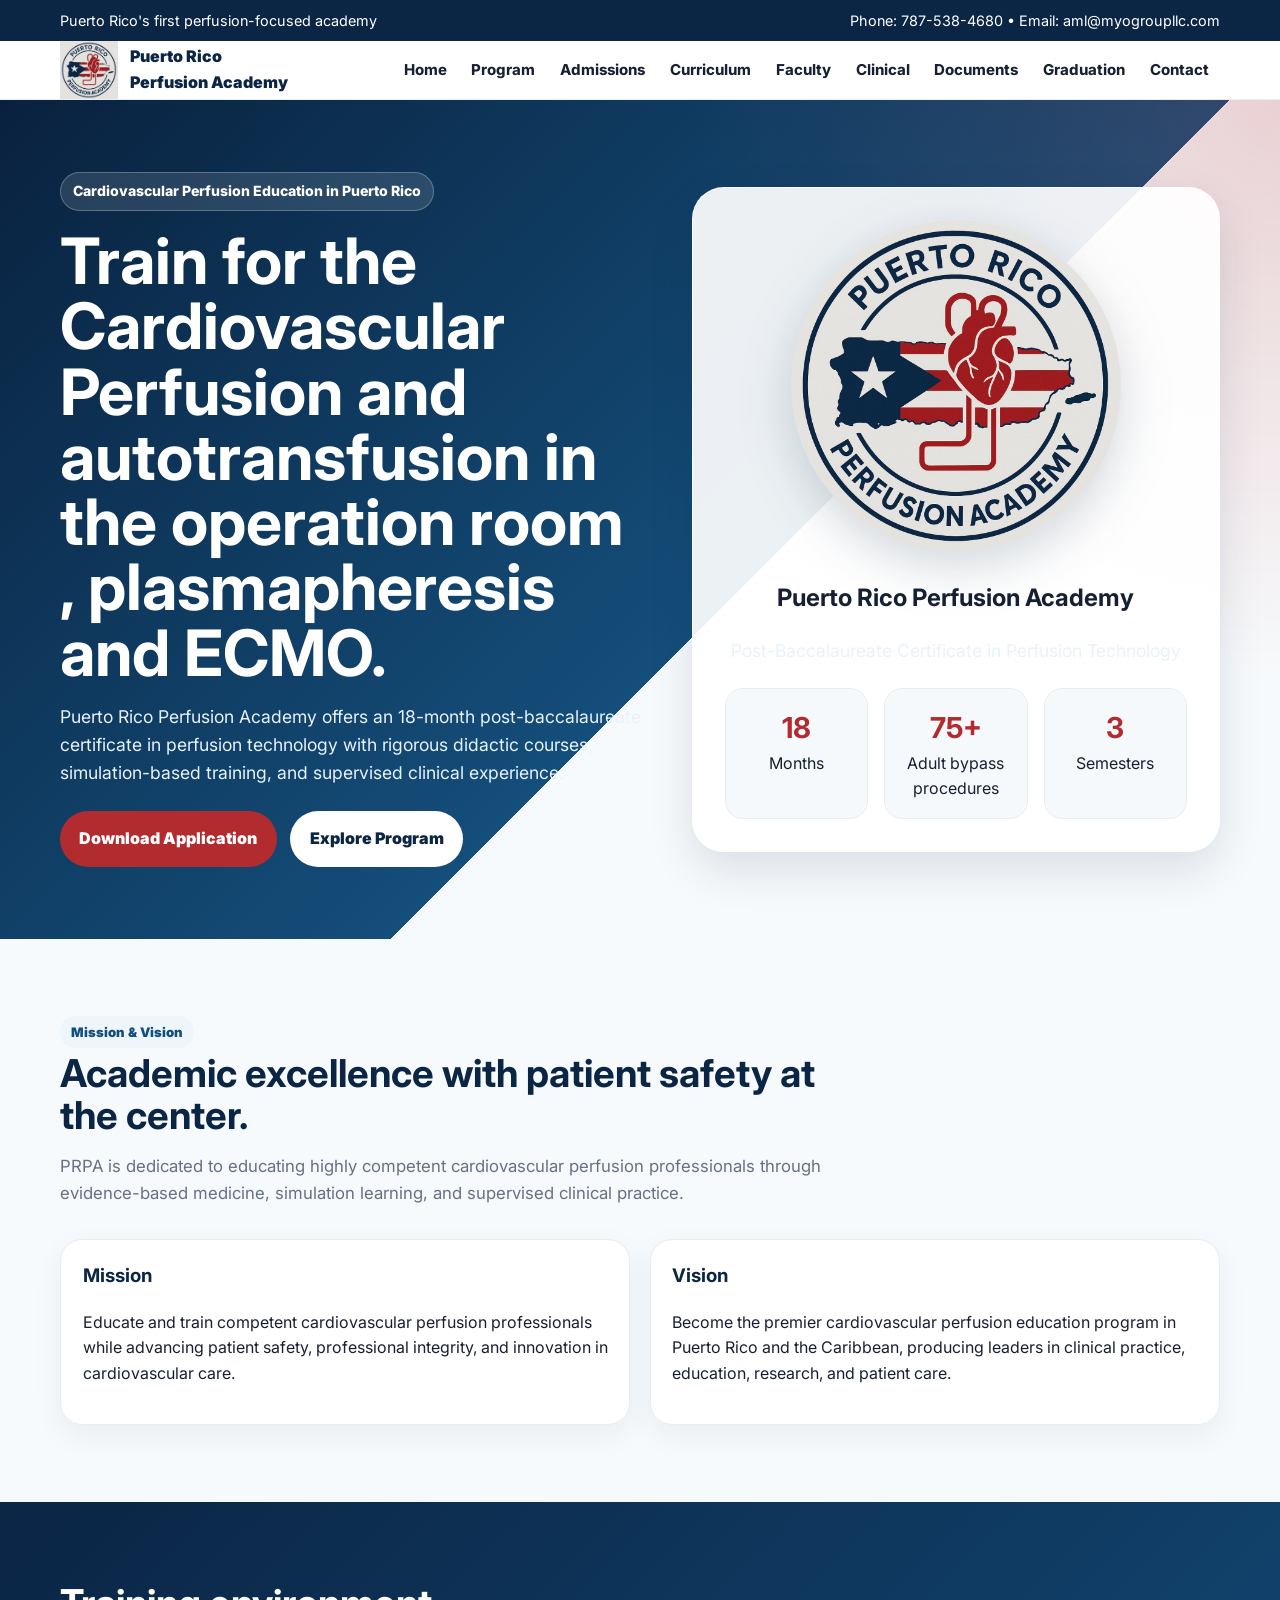
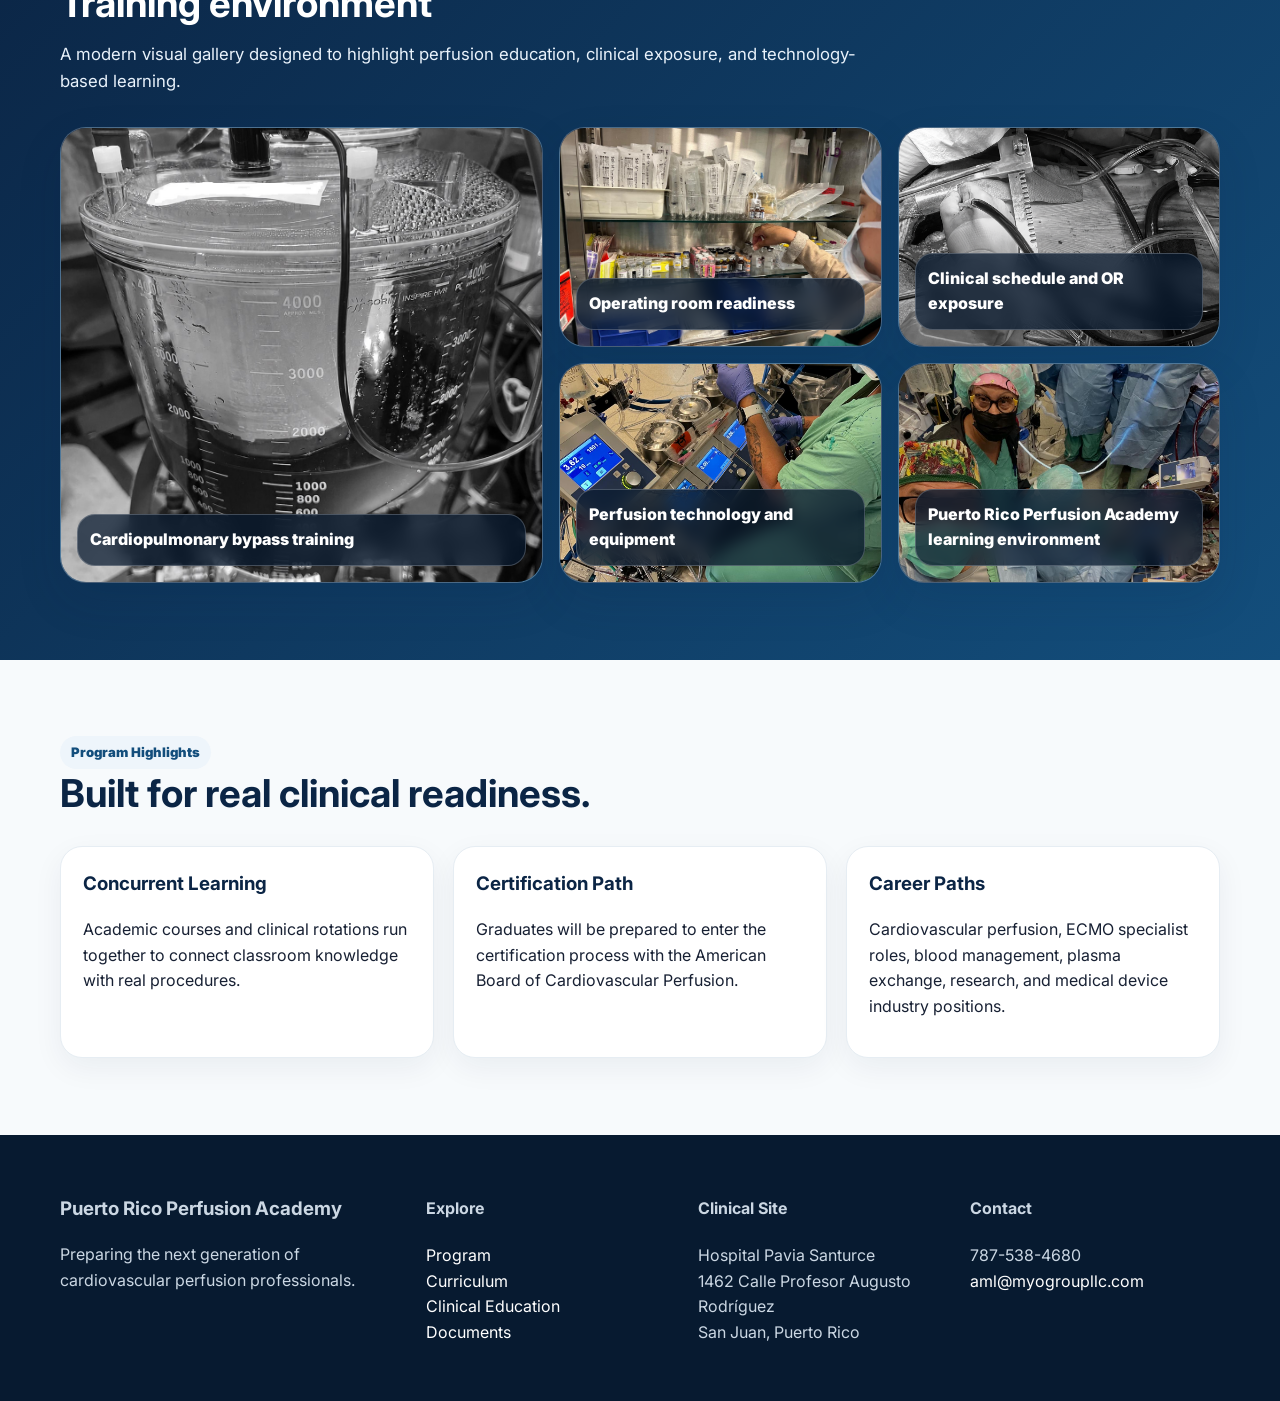
<file: index.html>
<!doctype html><html lang="en"><head><meta charset="utf-8"><meta name="viewport" content="width=device-width, initial-scale=1"><title>Home | Puerto Rico Perfusion Academy</title><meta name="description" content="Puerto Rico Perfusion Academy"><link rel="preconnect" href="https://fonts.googleapis.com"><link rel="preconnect" href="https://fonts.gstatic.com" crossorigin><link href="https://fonts.googleapis.com/css2?family=Inter:wght@400;600;700;800;900&display=swap" rel="stylesheet"><link rel="stylesheet" href="css/style.css"></head><body><div class="topbar"><div class="wrap"><span>Puerto Rico's first perfusion-focused academy</span><span>Phone: 787-538-4680 • Email: aml@myogroupllc.com</span></div></div>
<nav class="nav"><div class="wrap"><a class="brand" href="index.html"><img src="images/logo.jpeg" alt="Puerto Rico Perfusion Academy logo"><span>Puerto Rico<br>Perfusion Academy</span></a><button class="menu" type="button" aria-label="Open navigation menu" aria-expanded="false">☰ Menu</button><div class="navlinks"><a href="index.html">Home</a><a href="program.html">Program</a><a href="admissions.html">Admissions</a><a href="curriculum.html">Curriculum</a><a href="faculty.html">Faculty</a><a href="clinical.html">Clinical</a><a href="documents.html">Documents</a><a href="graduation.html">Graduation</a><a href="contact.html">Contact</a></div></div></nav><header class="hero"><div class="wrap"><div><span class="eyebrow">Cardiovascular Perfusion Education in Puerto Rico</span><h1>Train for the Cardiovascular Perfusion and autotransfusion in the operation room , plasmapheresis and ECMO.</h1><p>Puerto Rico Perfusion Academy offers an 18-month post-baccalaureate certificate in perfusion technology with rigorous didactic courses, simulation-based training, and supervised clinical experience.</p><div class="btns"><a class="btn primary" href="documents.html">Download Application</a><a class="btn secondary" href="program.html">Explore Program</a></div></div><div class="hero-card"><img src="images/logo.jpeg" alt="PRPA logo"><h2>Puerto Rico Perfusion Academy</h2><p class="note">Post-Baccalaureate Certificate in Perfusion Technology</p><div class="metrics"><div class="metric"><strong>18</strong>Months</div><div class="metric"><strong>75+</strong>Adult bypass procedures</div><div class="metric"><strong>3</strong>Semesters</div></div></div></div></header><main><section><div class="wrap"><div class="section-title"><span class="pill">Mission & Vision</span><h2>Academic excellence with patient safety at the center.</h2><p>PRPA is dedicated to educating highly competent cardiovascular perfusion professionals through evidence-based medicine, simulation learning, and supervised clinical practice.</p></div><div class="grid two"><div class="card"><h3>Mission</h3><p>Educate and train competent cardiovascular perfusion professionals while advancing patient safety, professional integrity, and innovation in cardiovascular care.</p></div><div class="card"><h3>Vision</h3><p>Become the premier cardiovascular perfusion education program in Puerto Rico and the Caribbean, producing leaders in clinical practice, education, research, and patient care.</p></div></div></div></section><section class="band"><div class="wrap"><div class="section-title"><h2>Training environment</h2><p>A modern visual gallery designed to highlight perfusion education, clinical exposure, and technology-based learning.</p></div><div class="gallery"><div class="art-tile"><img src="images/BwCan.jpg" onerror="this.style.display='none';this.nextElementSibling.style.display='grid'" alt="PRPA training image"><div class="placeholder" style="display:none">Bypass</div><div class="caption">Cardiopulmonary bypass training</div></div><div class="art-tile"><img src="images/Dis.JPG" onerror="this.style.display='none';this.nextElementSibling.style.display='grid'" alt="PRPA training image"><div class="placeholder" style="display:none">Discipline</div><div class="caption">Operating room readiness</div></div><div class="art-tile"><img src="images/OpDate.png" onerror="this.style.display='none';this.nextElementSibling.style.display='grid'" alt="PRPA training image"><div class="placeholder" style="display:none">Clinical</div><div class="caption">Clinical schedule and OR exposure</div></div><div class="art-tile"><img src="images/Tect01.JPG" onerror="this.style.display='none';this.nextElementSibling.style.display='grid'" alt="PRPA training image"><div class="placeholder" style="display:none">Technology</div><div class="caption">Perfusion technology and equipment</div></div><div class="art-tile"><img src="images/Upview.JPG" onerror="this.style.display='none';this.nextElementSibling.style.display='grid'" alt="PRPA training image"><div class="placeholder" style="display:none">Academy</div><div class="caption">Puerto Rico Perfusion Academy learning environment</div></div></div></div></section><section><div class="wrap"><div class="section-title"><span class="pill">Program Highlights</span><h2>Built for real clinical readiness.</h2></div><div class="grid three"><div class="card"><h3>Concurrent Learning</h3><p>Academic courses and clinical rotations run together to connect classroom knowledge with real procedures.</p></div><div class="card"><h3>Certification Path</h3><p>Graduates will be prepared to enter the certification process with the American Board of Cardiovascular Perfusion.</p></div><div class="card"><h3>Career Paths</h3><p>Cardiovascular perfusion, ECMO specialist roles, blood management, plasma exchange, research, and medical device industry positions.</p></div></div></div></section></main><footer class="footer"><div class="wrap footer-grid"><div><h3>Puerto Rico Perfusion Academy</h3><p>Preparing the next generation of cardiovascular perfusion professionals.</p></div><div><h4>Explore</h4><p><a href="program.html">Program</a><br><a href="curriculum.html">Curriculum</a><br><a href="clinical.html">Clinical Education</a><br><a href="documents.html">Documents</a></p></div><div><h4>Clinical Site</h4><p>Hospital Pavia Santurce<br>1462 Calle Profesor Augusto Rodríguez<br>San Juan, Puerto Rico</p></div><div><h4>Contact</h4><p>787-538-4680<br><a href="mailto:aml@myogroupllc.com">aml@myogroupllc.com</a></p></div></div></footer><script src="js/app.js"></script></body></html>
</file>
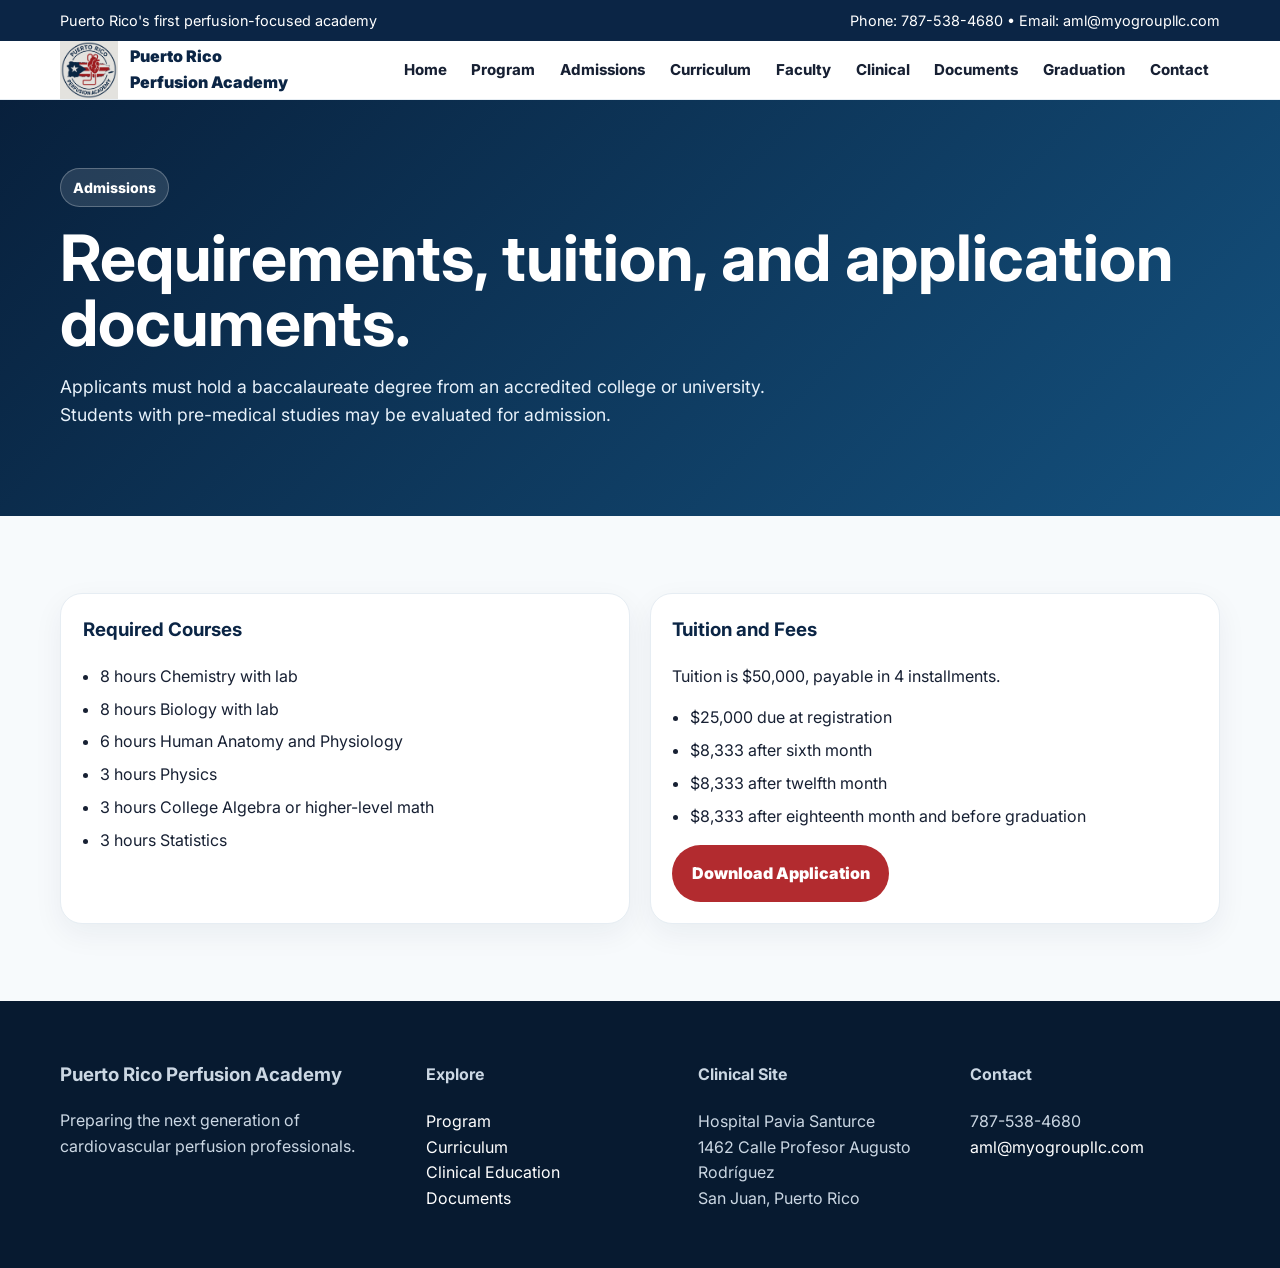
<file: admissions.html>
<!doctype html><html lang="en"><head><meta charset="utf-8"><meta name="viewport" content="width=device-width, initial-scale=1"><title>Admissions | Puerto Rico Perfusion Academy</title><meta name="description" content="Puerto Rico Perfusion Academy"><link rel="preconnect" href="https://fonts.googleapis.com"><link rel="preconnect" href="https://fonts.gstatic.com" crossorigin><link href="https://fonts.googleapis.com/css2?family=Inter:wght@400;600;700;800;900&display=swap" rel="stylesheet"><link rel="stylesheet" href="css/style.css"></head><body><div class="topbar"><div class="wrap"><span>Puerto Rico's first perfusion-focused academy</span><span>Phone: 787-538-4680 • Email: aml@myogroupllc.com</span></div></div>
<nav class="nav"><div class="wrap"><a class="brand" href="index.html"><img src="images/logo.jpeg" alt="Puerto Rico Perfusion Academy logo"><span>Puerto Rico<br>Perfusion Academy</span></a><button class="menu" type="button" aria-label="Open navigation menu" aria-expanded="false">☰ Menu</button><div class="navlinks"><a href="index.html">Home</a><a href="program.html">Program</a><a href="admissions.html">Admissions</a><a href="curriculum.html">Curriculum</a><a href="faculty.html">Faculty</a><a href="clinical.html">Clinical</a><a href="documents.html">Documents</a><a href="graduation.html">Graduation</a><a href="contact.html">Contact</a></div></div></nav><header class="page-hero"><div class="wrap"><span class="eyebrow">Admissions</span><h1>Requirements, tuition, and application documents.</h1><p>Applicants must hold a baccalaureate degree from an accredited college or university. Students with pre-medical studies may be evaluated for admission.</p></div></header><main><section><div class="wrap"><div class="grid two"><div class="card"><h3>Required Courses</h3><ul class="list"><li>8 hours Chemistry with lab</li><li>8 hours Biology with lab</li><li>6 hours Human Anatomy and Physiology</li><li>3 hours Physics</li><li>3 hours College Algebra or higher-level math</li><li>3 hours Statistics</li></ul></div><div class="card"><h3>Tuition and Fees</h3><p>Tuition is $50,000, payable in 4 installments.</p><ul class="list"><li>$25,000 due at registration</li><li>$8,333 after sixth month</li><li>$8,333 after twelfth month</li><li>$8,333 after eighteenth month and before graduation</li></ul><a class="btn primary" href="documents.html">Download Application</a></div></div></div></section></main><footer class="footer"><div class="wrap footer-grid"><div><h3>Puerto Rico Perfusion Academy</h3><p>Preparing the next generation of cardiovascular perfusion professionals.</p></div><div><h4>Explore</h4><p><a href="program.html">Program</a><br><a href="curriculum.html">Curriculum</a><br><a href="clinical.html">Clinical Education</a><br><a href="documents.html">Documents</a></p></div><div><h4>Clinical Site</h4><p>Hospital Pavia Santurce<br>1462 Calle Profesor Augusto Rodríguez<br>San Juan, Puerto Rico</p></div><div><h4>Contact</h4><p>787-538-4680<br><a href="mailto:aml@myogroupllc.com">aml@myogroupllc.com</a></p></div></div></footer><script src="js/app.js"></script></body></html>
</file>
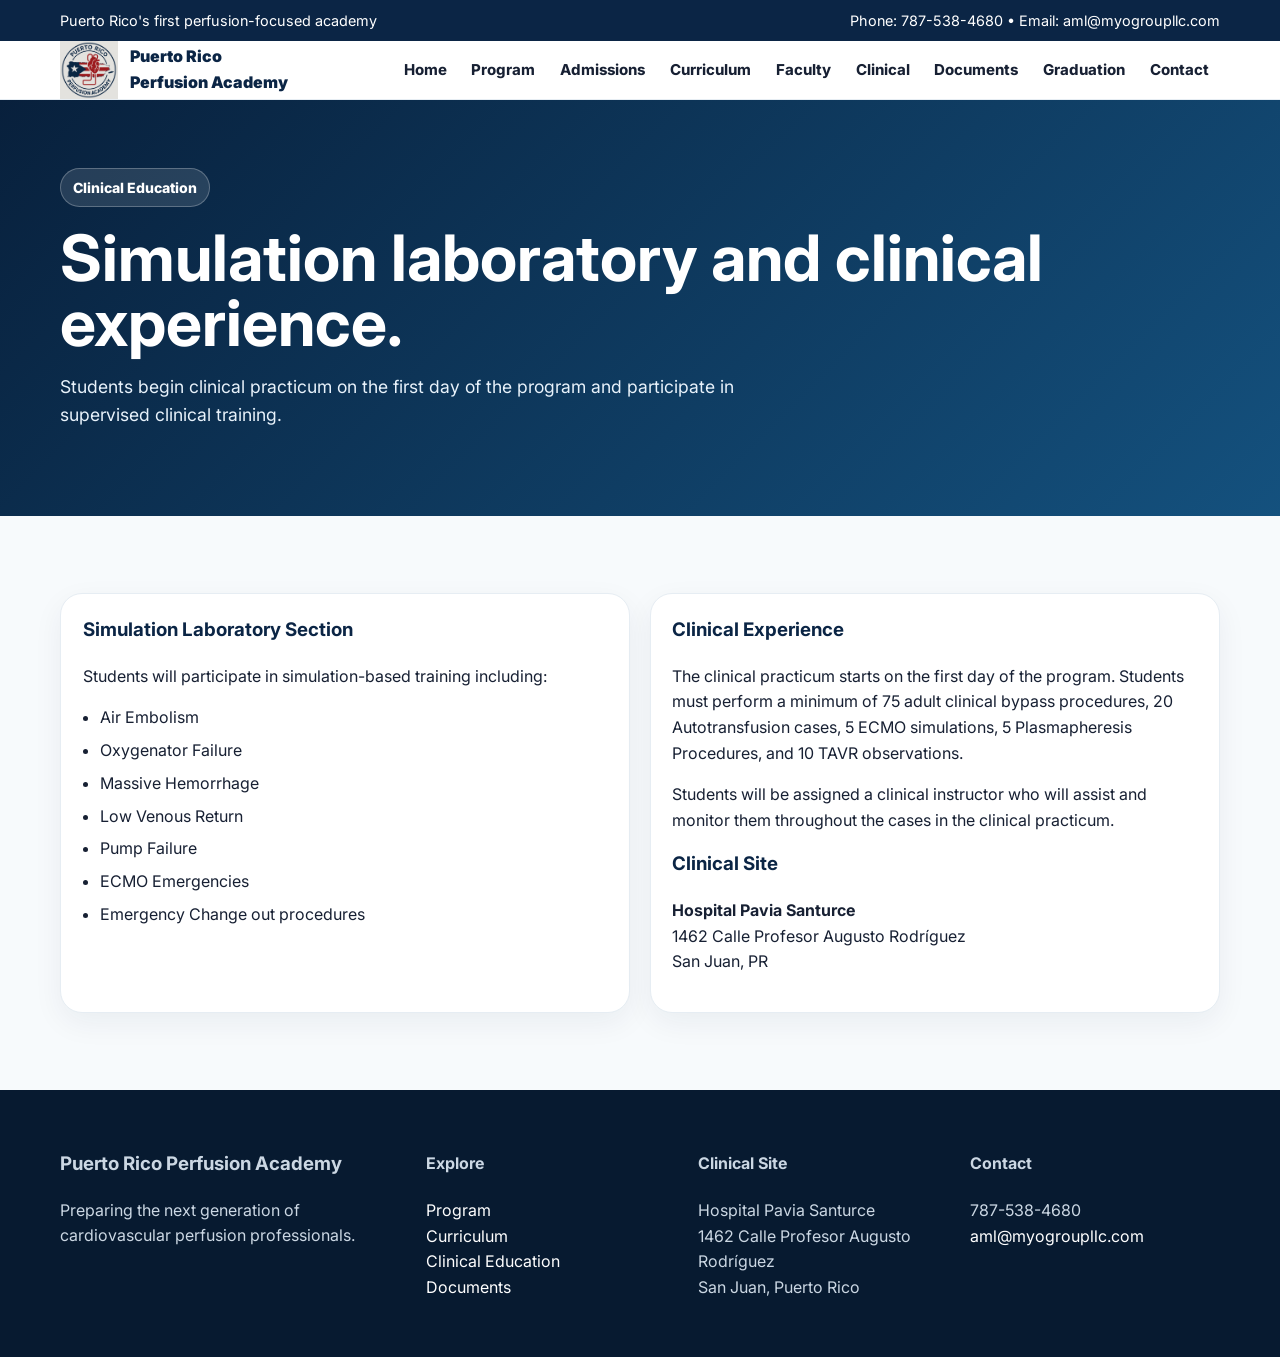
<file: clinical.html>
<!doctype html><html lang="en"><head><meta charset="utf-8"><meta name="viewport" content="width=device-width, initial-scale=1"><title>Clinical Education | Puerto Rico Perfusion Academy</title><meta name="description" content="Puerto Rico Perfusion Academy"><link rel="preconnect" href="https://fonts.googleapis.com"><link rel="preconnect" href="https://fonts.gstatic.com" crossorigin><link href="https://fonts.googleapis.com/css2?family=Inter:wght@400;600;700;800;900&display=swap" rel="stylesheet"><link rel="stylesheet" href="css/style.css"></head><body><div class="topbar"><div class="wrap"><span>Puerto Rico's first perfusion-focused academy</span><span>Phone: 787-538-4680 • Email: aml@myogroupllc.com</span></div></div>
<nav class="nav"><div class="wrap"><a class="brand" href="index.html"><img src="images/logo.jpeg" alt="Puerto Rico Perfusion Academy logo"><span>Puerto Rico<br>Perfusion Academy</span></a><button class="menu" type="button" aria-label="Open navigation menu" aria-expanded="false">☰ Menu</button><div class="navlinks"><a href="index.html">Home</a><a href="program.html">Program</a><a href="admissions.html">Admissions</a><a href="curriculum.html">Curriculum</a><a href="faculty.html">Faculty</a><a href="clinical.html">Clinical</a><a href="documents.html">Documents</a><a href="graduation.html">Graduation</a><a href="contact.html">Contact</a></div></div></nav><header class="page-hero"><div class="wrap"><span class="eyebrow">Clinical Education</span><h1>Simulation laboratory and clinical experience.</h1><p>Students begin clinical practicum on the first day of the program and participate in supervised clinical training.</p></div></header><main><section><div class="wrap"><div class="grid two"><div class="card"><h3>Simulation Laboratory Section</h3><p>Students will participate in simulation-based training including:</p><ul class="list"><li>Air Embolism</li><li>Oxygenator Failure</li><li>Massive Hemorrhage</li><li>Low Venous Return</li><li>Pump Failure</li><li>ECMO Emergencies</li><li>Emergency Change out procedures</li></ul></div><div class="card"><h3>Clinical Experience</h3><p>The clinical practicum starts on the first day of the program. Students must perform a minimum of 75 adult clinical bypass procedures, 20 Autotransfusion cases, 5 ECMO simulations, 5 Plasmapheresis Procedures, and 10 TAVR observations.</p><p>Students will be assigned a clinical instructor who will assist and monitor them throughout the cases in the clinical practicum.</p><h3>Clinical Site</h3><p><b>Hospital Pavia Santurce</b><br>1462 Calle Profesor Augusto Rodríguez<br>San Juan, PR</p></div></div></div></section></main><footer class="footer"><div class="wrap footer-grid"><div><h3>Puerto Rico Perfusion Academy</h3><p>Preparing the next generation of cardiovascular perfusion professionals.</p></div><div><h4>Explore</h4><p><a href="program.html">Program</a><br><a href="curriculum.html">Curriculum</a><br><a href="clinical.html">Clinical Education</a><br><a href="documents.html">Documents</a></p></div><div><h4>Clinical Site</h4><p>Hospital Pavia Santurce<br>1462 Calle Profesor Augusto Rodríguez<br>San Juan, Puerto Rico</p></div><div><h4>Contact</h4><p>787-538-4680<br><a href="mailto:aml@myogroupllc.com">aml@myogroupllc.com</a></p></div></div></footer><script src="js/app.js"></script></body></html>
</file>
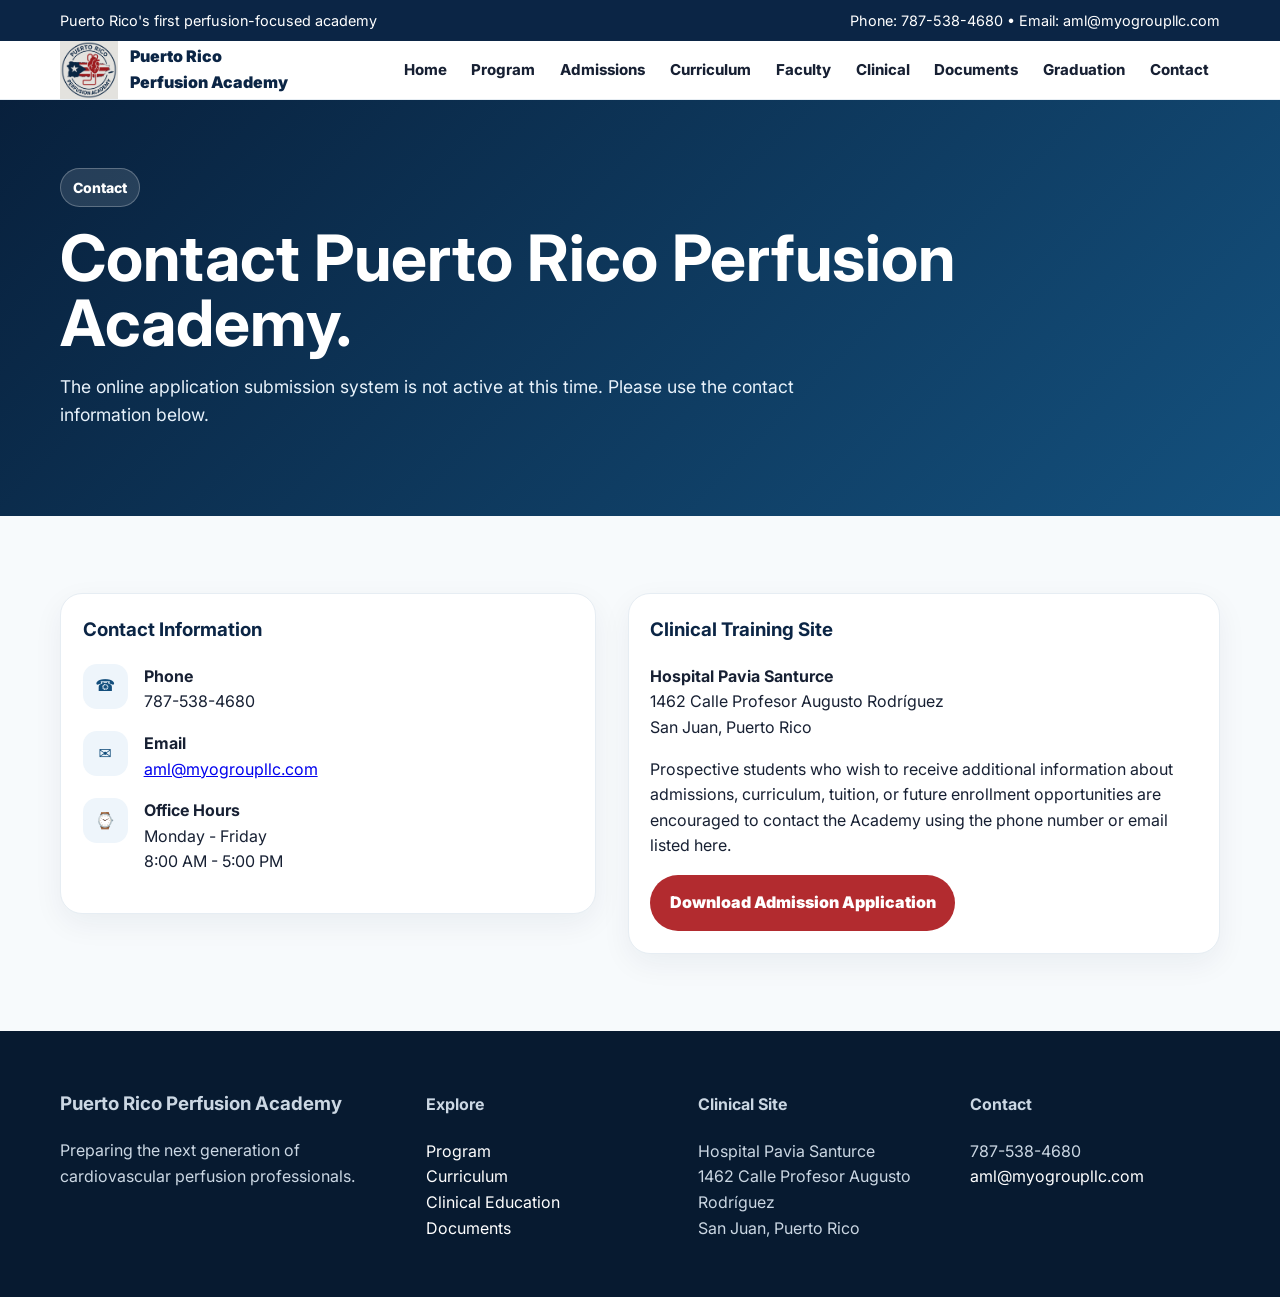
<file: contact.html>
<!doctype html><html lang="en"><head><meta charset="utf-8"><meta name="viewport" content="width=device-width, initial-scale=1"><title>Contact | Puerto Rico Perfusion Academy</title><meta name="description" content="Puerto Rico Perfusion Academy"><link rel="preconnect" href="https://fonts.googleapis.com"><link rel="preconnect" href="https://fonts.gstatic.com" crossorigin><link href="https://fonts.googleapis.com/css2?family=Inter:wght@400;600;700;800;900&display=swap" rel="stylesheet"><link rel="stylesheet" href="css/style.css"></head><body><div class="topbar"><div class="wrap"><span>Puerto Rico's first perfusion-focused academy</span><span>Phone: 787-538-4680 • Email: aml@myogroupllc.com</span></div></div>
<nav class="nav"><div class="wrap"><a class="brand" href="index.html"><img src="images/logo.jpeg" alt="Puerto Rico Perfusion Academy logo"><span>Puerto Rico<br>Perfusion Academy</span></a><button class="menu" type="button" aria-label="Open navigation menu" aria-expanded="false">☰ Menu</button><div class="navlinks"><a href="index.html">Home</a><a href="program.html">Program</a><a href="admissions.html">Admissions</a><a href="curriculum.html">Curriculum</a><a href="faculty.html">Faculty</a><a href="clinical.html">Clinical</a><a href="documents.html">Documents</a><a href="graduation.html">Graduation</a><a href="contact.html">Contact</a></div></div></nav><header class="page-hero"><div class="wrap"><span class="eyebrow">Contact</span><h1>Contact Puerto Rico Perfusion Academy.</h1><p>The online application submission system is not active at this time. Please use the contact information below.</p></div></header><main><section><div class="wrap split"><div class="contact-box card"><h3>Contact Information</h3><div class="contact-line"><div class="contact-icon">☎</div><div><b>Phone</b><br>787-538-4680</div></div><div class="contact-line"><div class="contact-icon">✉</div><div><b>Email</b><br><a href="mailto:aml@myogroupllc.com">aml@myogroupllc.com</a></div></div><div class="contact-line"><div class="contact-icon">⌚</div><div><b>Office Hours</b><br>Monday - Friday<br>8:00 AM - 5:00 PM</div></div></div><div class="card"><h3>Clinical Training Site</h3><p><b>Hospital Pavia Santurce</b><br>1462 Calle Profesor Augusto Rodríguez<br>San Juan, Puerto Rico</p><p>Prospective students who wish to receive additional information about admissions, curriculum, tuition, or future enrollment opportunities are encouraged to contact the Academy using the phone number or email listed here.</p><a class="btn primary" href="documents.html">Download Admission Application</a></div></div></section></main><footer class="footer"><div class="wrap footer-grid"><div><h3>Puerto Rico Perfusion Academy</h3><p>Preparing the next generation of cardiovascular perfusion professionals.</p></div><div><h4>Explore</h4><p><a href="program.html">Program</a><br><a href="curriculum.html">Curriculum</a><br><a href="clinical.html">Clinical Education</a><br><a href="documents.html">Documents</a></p></div><div><h4>Clinical Site</h4><p>Hospital Pavia Santurce<br>1462 Calle Profesor Augusto Rodríguez<br>San Juan, Puerto Rico</p></div><div><h4>Contact</h4><p>787-538-4680<br><a href="mailto:aml@myogroupllc.com">aml@myogroupllc.com</a></p></div></div></footer><script src="js/app.js"></script></body></html>
</file>
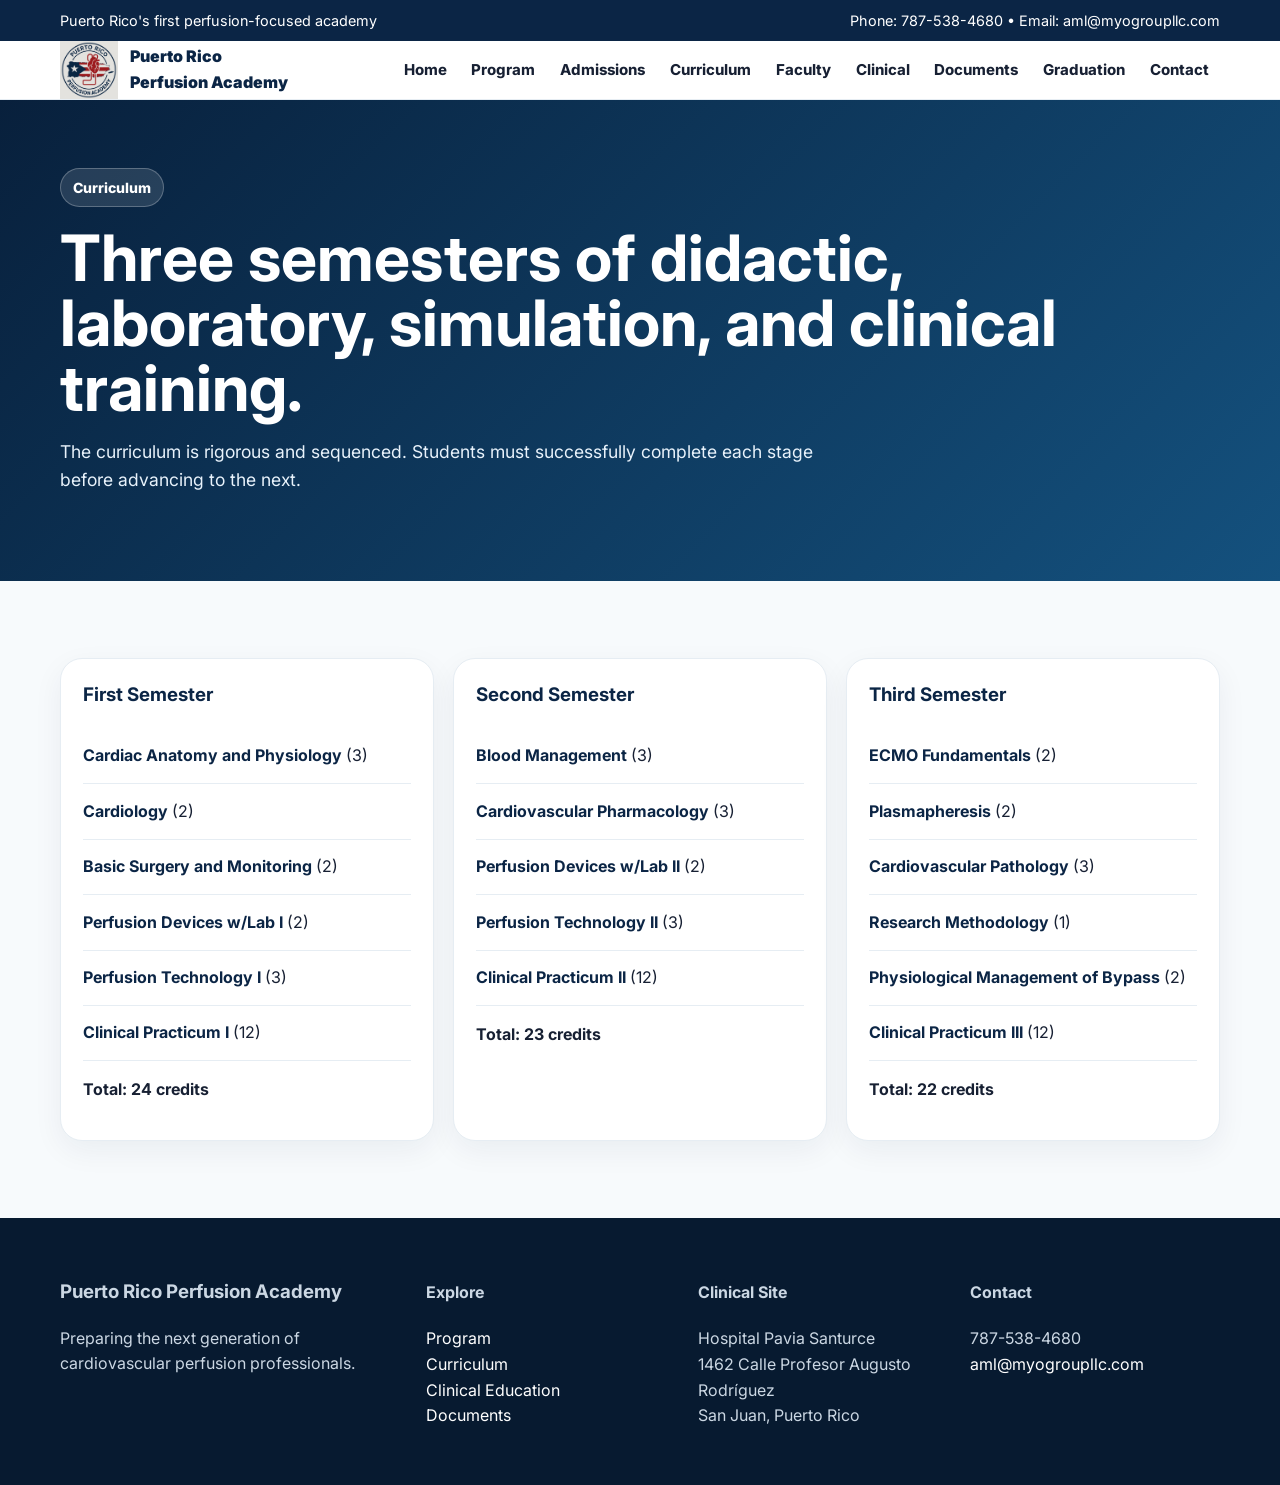
<file: curriculum.html>
<!doctype html><html lang="en"><head><meta charset="utf-8"><meta name="viewport" content="width=device-width, initial-scale=1"><title>Curriculum | Puerto Rico Perfusion Academy</title><meta name="description" content="Puerto Rico Perfusion Academy"><link rel="preconnect" href="https://fonts.googleapis.com"><link rel="preconnect" href="https://fonts.gstatic.com" crossorigin><link href="https://fonts.googleapis.com/css2?family=Inter:wght@400;600;700;800;900&display=swap" rel="stylesheet"><link rel="stylesheet" href="css/style.css"></head><body><div class="topbar"><div class="wrap"><span>Puerto Rico's first perfusion-focused academy</span><span>Phone: 787-538-4680 • Email: aml@myogroupllc.com</span></div></div>
<nav class="nav"><div class="wrap"><a class="brand" href="index.html"><img src="images/logo.jpeg" alt="Puerto Rico Perfusion Academy logo"><span>Puerto Rico<br>Perfusion Academy</span></a><button class="menu" type="button" aria-label="Open navigation menu" aria-expanded="false">☰ Menu</button><div class="navlinks"><a href="index.html">Home</a><a href="program.html">Program</a><a href="admissions.html">Admissions</a><a href="curriculum.html">Curriculum</a><a href="faculty.html">Faculty</a><a href="clinical.html">Clinical</a><a href="documents.html">Documents</a><a href="graduation.html">Graduation</a><a href="contact.html">Contact</a></div></div></nav><header class="page-hero"><div class="wrap"><span class="eyebrow">Curriculum</span><h1>Three semesters of didactic, laboratory, simulation, and clinical training.</h1><p>The curriculum is rigorous and sequenced. Students must successfully complete each stage before advancing to the next.</p></div></header><main><section><div class="wrap"><div class="grid three"><div class="card semester"><h3>First Semester</h3><div class="course"><b>Cardiac Anatomy and Physiology</b> (3)</div><div class="course"><b>Cardiology</b> (2)</div><div class="course"><b>Basic Surgery and Monitoring</b> (2)</div><div class="course"><b>Perfusion Devices w/Lab I</b> (2)</div><div class="course"><b>Perfusion Technology I</b> (3)</div><div class="course"><b>Clinical Practicum I</b> (12)</div><p><b>Total: 24 credits</b></p></div><div class="card semester"><h3>Second Semester</h3><div class="course"><b>Blood Management</b> (3)</div><div class="course"><b>Cardiovascular Pharmacology</b> (3)</div><div class="course"><b>Perfusion Devices w/Lab II</b> (2)</div><div class="course"><b>Perfusion Technology II</b> (3)</div><div class="course"><b>Clinical Practicum II</b> (12)</div><p><b>Total: 23 credits</b></p></div><div class="card semester"><h3>Third Semester</h3><div class="course"><b>ECMO Fundamentals</b> (2)</div><div class="course"><b>Plasmapheresis</b> (2)</div><div class="course"><b>Cardiovascular Pathology</b> (3)</div><div class="course"><b>Research Methodology</b> (1)</div><div class="course"><b>Physiological Management of Bypass</b> (2)</div><div class="course"><b>Clinical Practicum III</b> (12)</div><p><b>Total: 22 credits</b></p></div></div></div></section></main><footer class="footer"><div class="wrap footer-grid"><div><h3>Puerto Rico Perfusion Academy</h3><p>Preparing the next generation of cardiovascular perfusion professionals.</p></div><div><h4>Explore</h4><p><a href="program.html">Program</a><br><a href="curriculum.html">Curriculum</a><br><a href="clinical.html">Clinical Education</a><br><a href="documents.html">Documents</a></p></div><div><h4>Clinical Site</h4><p>Hospital Pavia Santurce<br>1462 Calle Profesor Augusto Rodríguez<br>San Juan, Puerto Rico</p></div><div><h4>Contact</h4><p>787-538-4680<br><a href="mailto:aml@myogroupllc.com">aml@myogroupllc.com</a></p></div></div></footer><script src="js/app.js"></script></body></html>
</file>
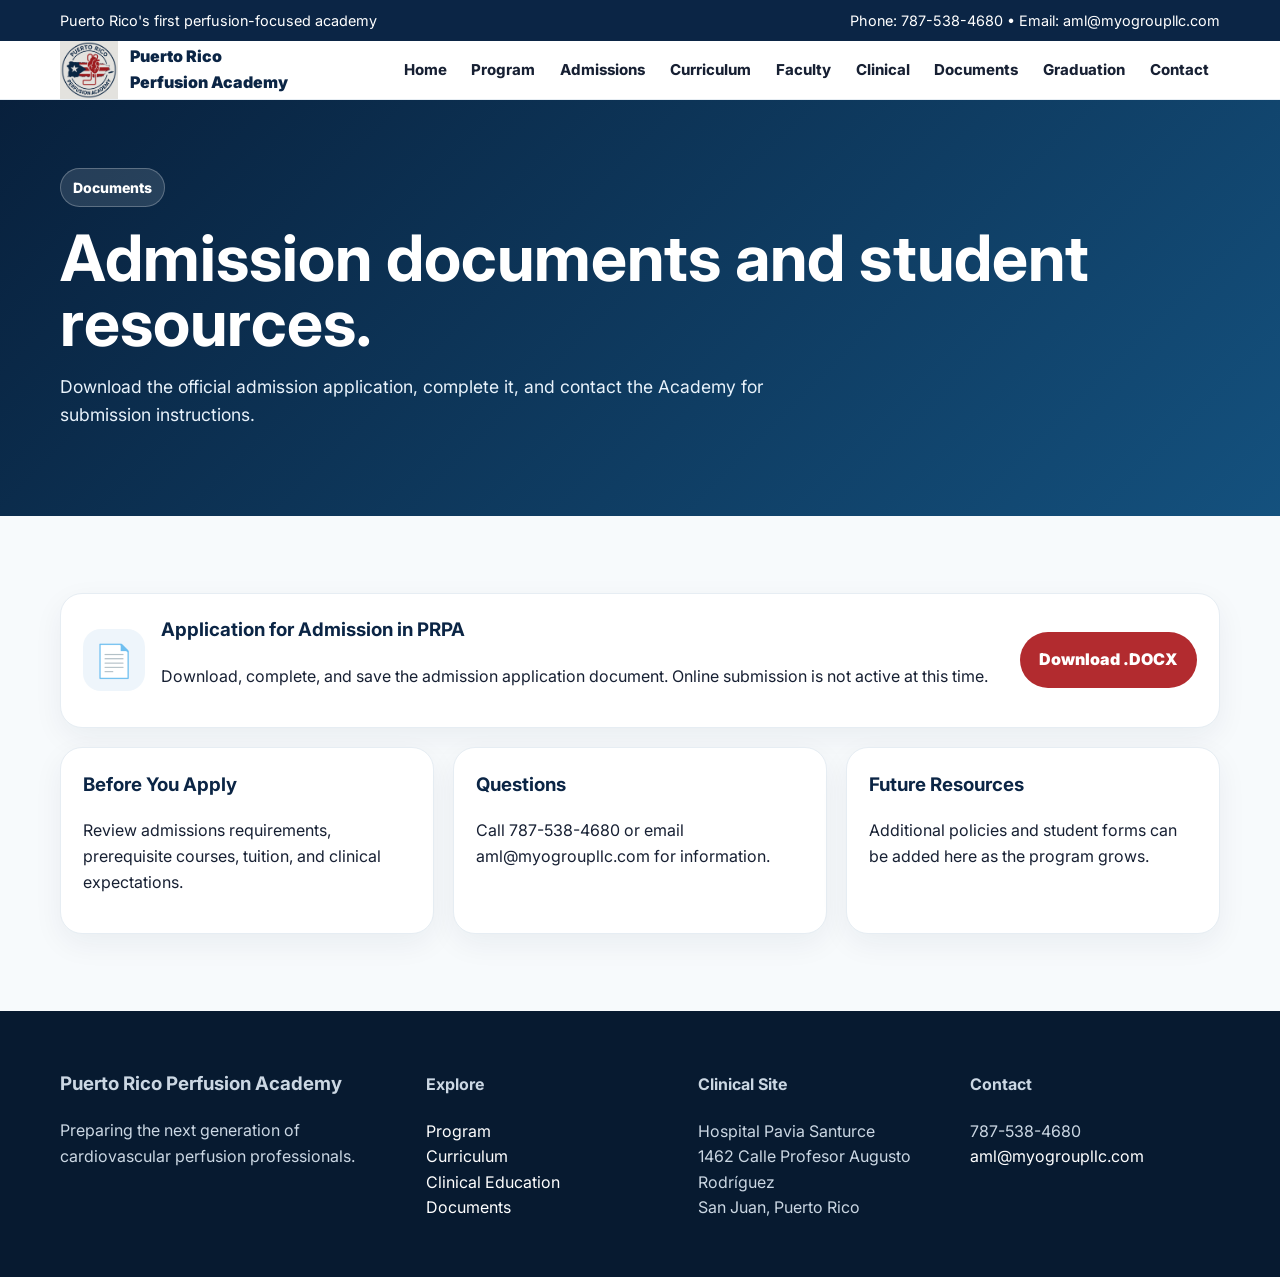
<file: documents.html>
<!doctype html><html lang="en"><head><meta charset="utf-8"><meta name="viewport" content="width=device-width, initial-scale=1"><title>Documents | Puerto Rico Perfusion Academy</title><meta name="description" content="Puerto Rico Perfusion Academy"><link rel="preconnect" href="https://fonts.googleapis.com"><link rel="preconnect" href="https://fonts.gstatic.com" crossorigin><link href="https://fonts.googleapis.com/css2?family=Inter:wght@400;600;700;800;900&display=swap" rel="stylesheet"><link rel="stylesheet" href="css/style.css"></head><body><div class="topbar"><div class="wrap"><span>Puerto Rico's first perfusion-focused academy</span><span>Phone: 787-538-4680 • Email: aml@myogroupllc.com</span></div></div>
<nav class="nav"><div class="wrap"><a class="brand" href="index.html"><img src="images/logo.jpeg" alt="Puerto Rico Perfusion Academy logo"><span>Puerto Rico<br>Perfusion Academy</span></a><button class="menu" type="button" aria-label="Open navigation menu" aria-expanded="false">☰ Menu</button><div class="navlinks"><a href="index.html">Home</a><a href="program.html">Program</a><a href="admissions.html">Admissions</a><a href="curriculum.html">Curriculum</a><a href="faculty.html">Faculty</a><a href="clinical.html">Clinical</a><a href="documents.html">Documents</a><a href="graduation.html">Graduation</a><a href="contact.html">Contact</a></div></div></nav><header class="page-hero"><div class="wrap"><span class="eyebrow">Documents</span><h1>Admission documents and student resources.</h1><p>Download the official admission application, complete it, and contact the Academy for submission instructions.</p></div></header><main><section><div class="wrap"><div class="card download-card"><div class="doc-icon">📄</div><div><h3>Application for Admission in PRPA</h3><p>Download, complete, and save the admission application document. Online submission is not active at this time.</p></div><a class="btn primary" href="documents/Application%20for%20Admission%20in%20PRPA.docx" download>Download .DOCX</a></div><div style="height:1.2rem"></div><div class="grid three"><div class="card"><h3>Before You Apply</h3><p>Review admissions requirements, prerequisite courses, tuition, and clinical expectations.</p></div><div class="card"><h3>Questions</h3><p>Call 787-538-4680 or email aml@myogroupllc.com for information.</p></div><div class="card"><h3>Future Resources</h3><p>Additional policies and student forms can be added here as the program grows.</p></div></div></div></section></main><footer class="footer"><div class="wrap footer-grid"><div><h3>Puerto Rico Perfusion Academy</h3><p>Preparing the next generation of cardiovascular perfusion professionals.</p></div><div><h4>Explore</h4><p><a href="program.html">Program</a><br><a href="curriculum.html">Curriculum</a><br><a href="clinical.html">Clinical Education</a><br><a href="documents.html">Documents</a></p></div><div><h4>Clinical Site</h4><p>Hospital Pavia Santurce<br>1462 Calle Profesor Augusto Rodríguez<br>San Juan, Puerto Rico</p></div><div><h4>Contact</h4><p>787-538-4680<br><a href="mailto:aml@myogroupllc.com">aml@myogroupllc.com</a></p></div></div></footer><script src="js/app.js"></script></body></html>
</file>
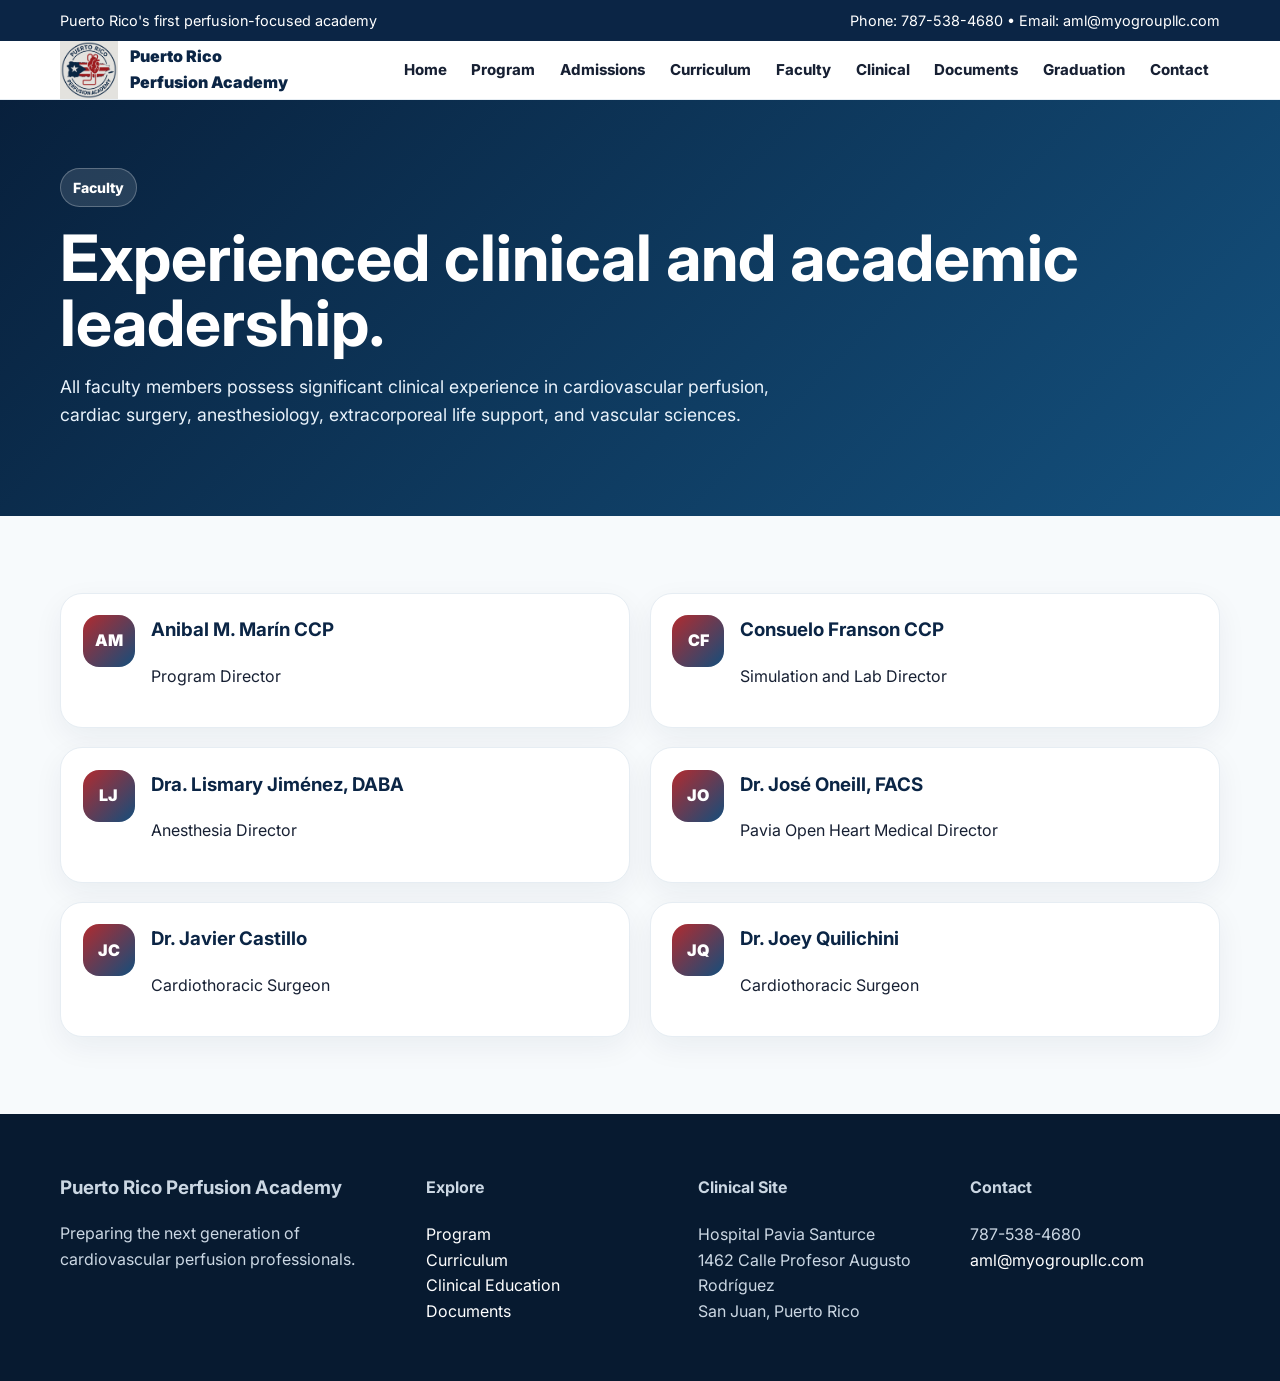
<file: faculty.html>
<!doctype html><html lang="en"><head><meta charset="utf-8"><meta name="viewport" content="width=device-width, initial-scale=1"><title>Faculty | Puerto Rico Perfusion Academy</title><meta name="description" content="Puerto Rico Perfusion Academy"><link rel="preconnect" href="https://fonts.googleapis.com"><link rel="preconnect" href="https://fonts.gstatic.com" crossorigin><link href="https://fonts.googleapis.com/css2?family=Inter:wght@400;600;700;800;900&display=swap" rel="stylesheet"><link rel="stylesheet" href="css/style.css"></head><body><div class="topbar"><div class="wrap"><span>Puerto Rico's first perfusion-focused academy</span><span>Phone: 787-538-4680 • Email: aml@myogroupllc.com</span></div></div>
<nav class="nav"><div class="wrap"><a class="brand" href="index.html"><img src="images/logo.jpeg" alt="Puerto Rico Perfusion Academy logo"><span>Puerto Rico<br>Perfusion Academy</span></a><button class="menu" type="button" aria-label="Open navigation menu" aria-expanded="false">☰ Menu</button><div class="navlinks"><a href="index.html">Home</a><a href="program.html">Program</a><a href="admissions.html">Admissions</a><a href="curriculum.html">Curriculum</a><a href="faculty.html">Faculty</a><a href="clinical.html">Clinical</a><a href="documents.html">Documents</a><a href="graduation.html">Graduation</a><a href="contact.html">Contact</a></div></div></nav><header class="page-hero"><div class="wrap"><span class="eyebrow">Faculty</span><h1>Experienced clinical and academic leadership.</h1><p>All faculty members possess significant clinical experience in cardiovascular perfusion, cardiac surgery, anesthesiology, extracorporeal life support, and vascular sciences.</p></div></header><main><section><div class="wrap"><div class="grid two"><div class="card faculty-card"><div class="avatar">AM</div><div><h3>Anibal M. Marín CCP</h3><p>Program Director</p></div></div><div class="card faculty-card"><div class="avatar">CF</div><div><h3>Consuelo Franson CCP</h3><p>Simulation and Lab Director</p></div></div><div class="card faculty-card"><div class="avatar">LJ</div><div><h3>Dra. Lismary Jiménez, DABA</h3><p>Anesthesia Director</p></div></div><div class="card faculty-card"><div class="avatar">JO</div><div><h3>Dr. José Oneill, FACS</h3><p>Pavia Open Heart Medical Director</p></div></div><div class="card faculty-card"><div class="avatar">JC</div><div><h3>Dr. Javier Castillo</h3><p>Cardiothoracic Surgeon</p></div></div><div class="card faculty-card"><div class="avatar">JQ</div><div><h3>Dr. Joey Quilichini</h3><p>Cardiothoracic Surgeon</p></div></div></div></div></section></main><footer class="footer"><div class="wrap footer-grid"><div><h3>Puerto Rico Perfusion Academy</h3><p>Preparing the next generation of cardiovascular perfusion professionals.</p></div><div><h4>Explore</h4><p><a href="program.html">Program</a><br><a href="curriculum.html">Curriculum</a><br><a href="clinical.html">Clinical Education</a><br><a href="documents.html">Documents</a></p></div><div><h4>Clinical Site</h4><p>Hospital Pavia Santurce<br>1462 Calle Profesor Augusto Rodríguez<br>San Juan, Puerto Rico</p></div><div><h4>Contact</h4><p>787-538-4680<br><a href="mailto:aml@myogroupllc.com">aml@myogroupllc.com</a></p></div></div></footer><script src="js/app.js"></script></body></html>
</file>
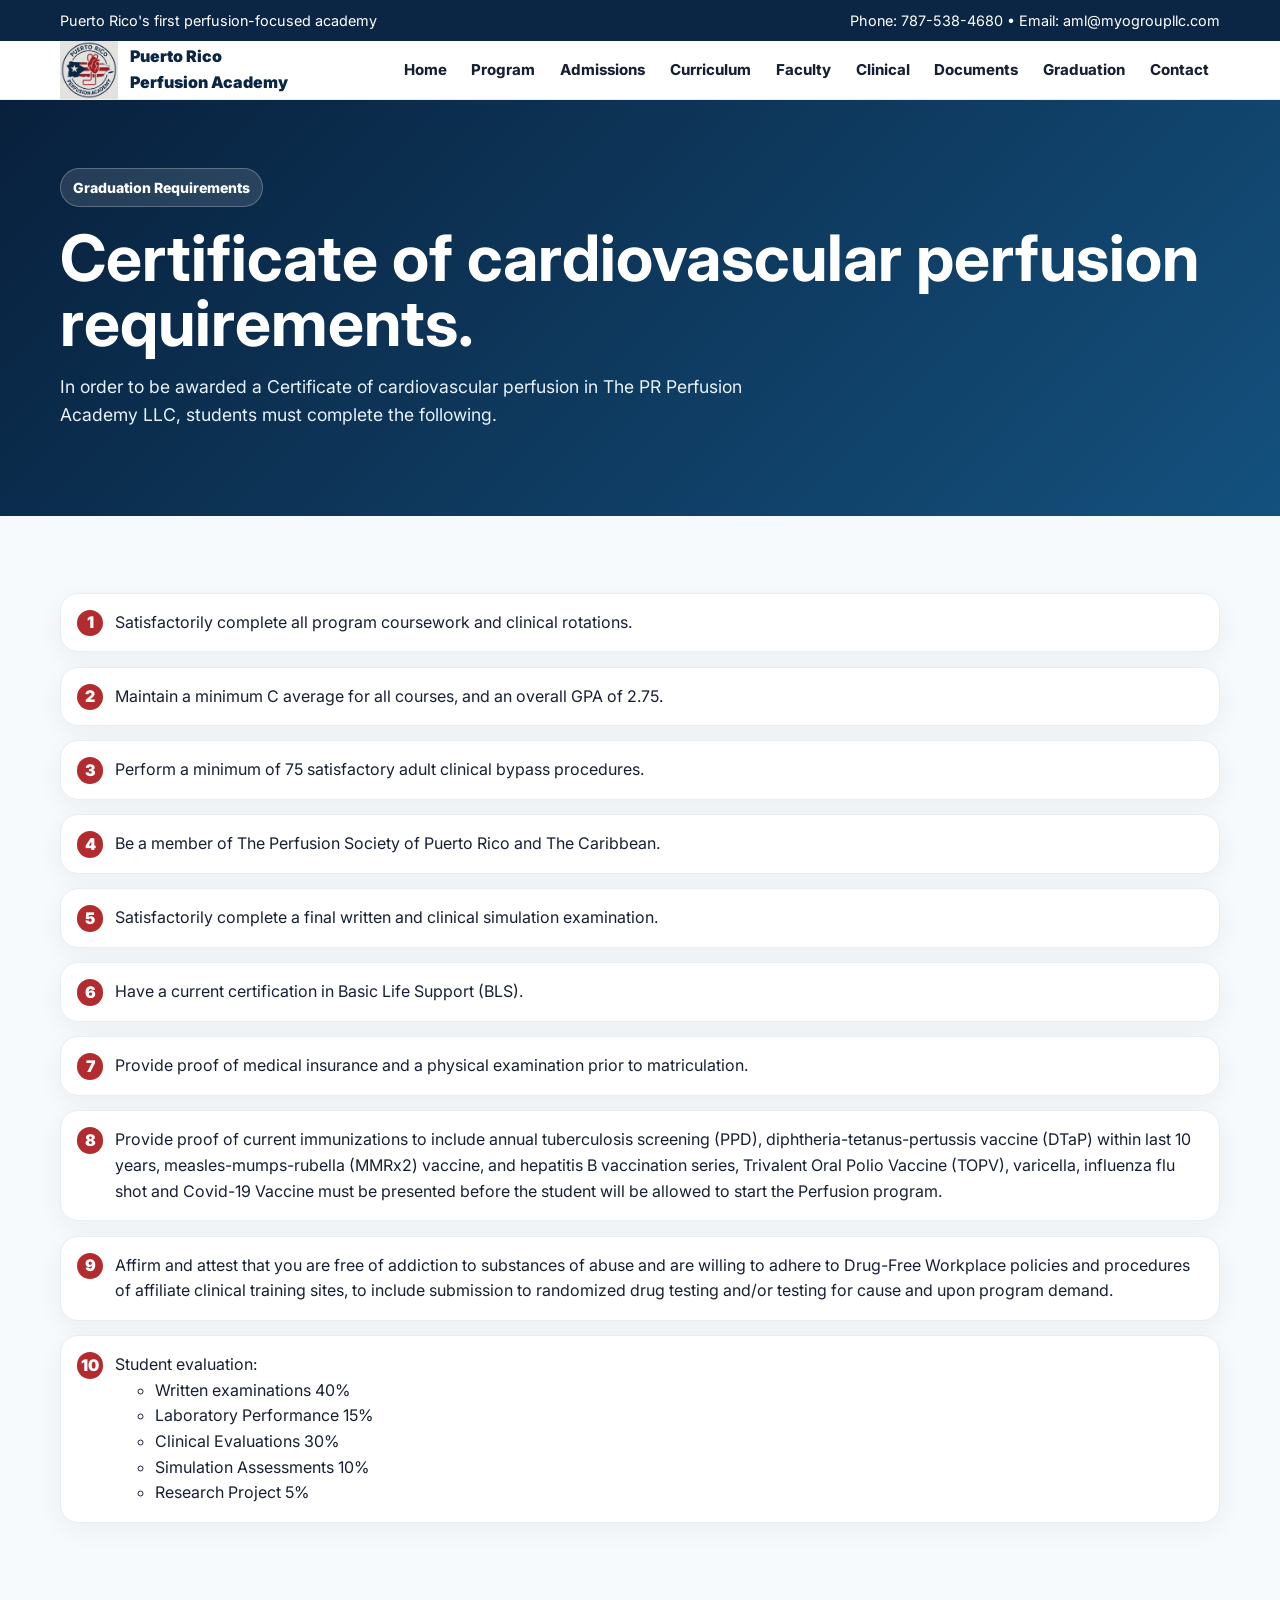
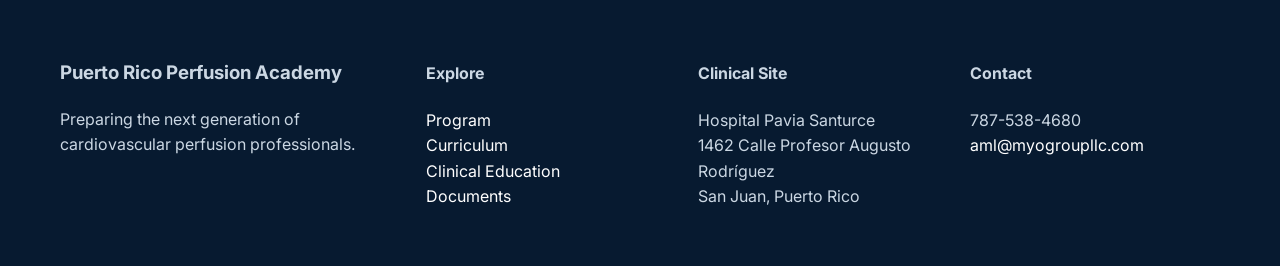
<file: graduation.html>
<!doctype html><html lang="en"><head><meta charset="utf-8"><meta name="viewport" content="width=device-width, initial-scale=1"><title>Graduation Requirements | Puerto Rico Perfusion Academy</title><meta name="description" content="Puerto Rico Perfusion Academy"><link rel="preconnect" href="https://fonts.googleapis.com"><link rel="preconnect" href="https://fonts.gstatic.com" crossorigin><link href="https://fonts.googleapis.com/css2?family=Inter:wght@400;600;700;800;900&display=swap" rel="stylesheet"><link rel="stylesheet" href="css/style.css"></head><body><div class="topbar"><div class="wrap"><span>Puerto Rico's first perfusion-focused academy</span><span>Phone: 787-538-4680 • Email: aml@myogroupllc.com</span></div></div>
<nav class="nav"><div class="wrap"><a class="brand" href="index.html"><img src="images/logo.jpeg" alt="Puerto Rico Perfusion Academy logo"><span>Puerto Rico<br>Perfusion Academy</span></a><button class="menu" type="button" aria-label="Open navigation menu" aria-expanded="false">☰ Menu</button><div class="navlinks"><a href="index.html">Home</a><a href="program.html">Program</a><a href="admissions.html">Admissions</a><a href="curriculum.html">Curriculum</a><a href="faculty.html">Faculty</a><a href="clinical.html">Clinical</a><a href="documents.html">Documents</a><a href="graduation.html">Graduation</a><a href="contact.html">Contact</a></div></div></nav><header class="page-hero"><div class="wrap"><span class="eyebrow">Graduation Requirements</span><h1>Certificate of cardiovascular perfusion requirements.</h1><p>In order to be awarded a Certificate of cardiovascular perfusion in The PR Perfusion Academy LLC, students must complete the following.</p></div></header><main><section><div class="wrap"><ol class="requirements-list"><li>Satisfactorily complete all program coursework and clinical rotations.</li><li>Maintain a minimum C average for all courses, and an overall GPA of 2.75.</li><li>Perform a minimum of 75 satisfactory adult clinical bypass procedures.</li><li>Be a member of The Perfusion Society of Puerto Rico and The Caribbean.</li><li>Satisfactorily complete a final written and clinical simulation examination.</li><li>Have a current certification in Basic Life Support (BLS).</li><li>Provide proof of medical insurance and a physical examination prior to matriculation.</li><li>Provide proof of current immunizations to include annual tuberculosis screening (PPD), diphtheria-tetanus-pertussis vaccine (DTaP) within last 10 years, measles-mumps-rubella (MMRx2) vaccine, and hepatitis B vaccination series, Trivalent Oral Polio Vaccine (TOPV), varicella, influenza flu shot and Covid-19 Vaccine must be presented before the student will be allowed to start the Perfusion program.</li><li>Affirm and attest that you are free of addiction to substances of abuse and are willing to adhere to Drug-Free Workplace policies and procedures of affiliate clinical training sites, to include submission to randomized drug testing and/or testing for cause and upon program demand.</li><li>Student evaluation:<ul class="eval-list"><li>Written examinations 40%</li><li>Laboratory Performance 15%</li><li>Clinical Evaluations 30%</li><li>Simulation Assessments 10%</li><li>Research Project 5%</li></ul></li></ol></div></section></main><footer class="footer"><div class="wrap footer-grid"><div><h3>Puerto Rico Perfusion Academy</h3><p>Preparing the next generation of cardiovascular perfusion professionals.</p></div><div><h4>Explore</h4><p><a href="program.html">Program</a><br><a href="curriculum.html">Curriculum</a><br><a href="clinical.html">Clinical Education</a><br><a href="documents.html">Documents</a></p></div><div><h4>Clinical Site</h4><p>Hospital Pavia Santurce<br>1462 Calle Profesor Augusto Rodríguez<br>San Juan, Puerto Rico</p></div><div><h4>Contact</h4><p>787-538-4680<br><a href="mailto:aml@myogroupllc.com">aml@myogroupllc.com</a></p></div></div></footer><script src="js/app.js"></script></body></html>
</file>
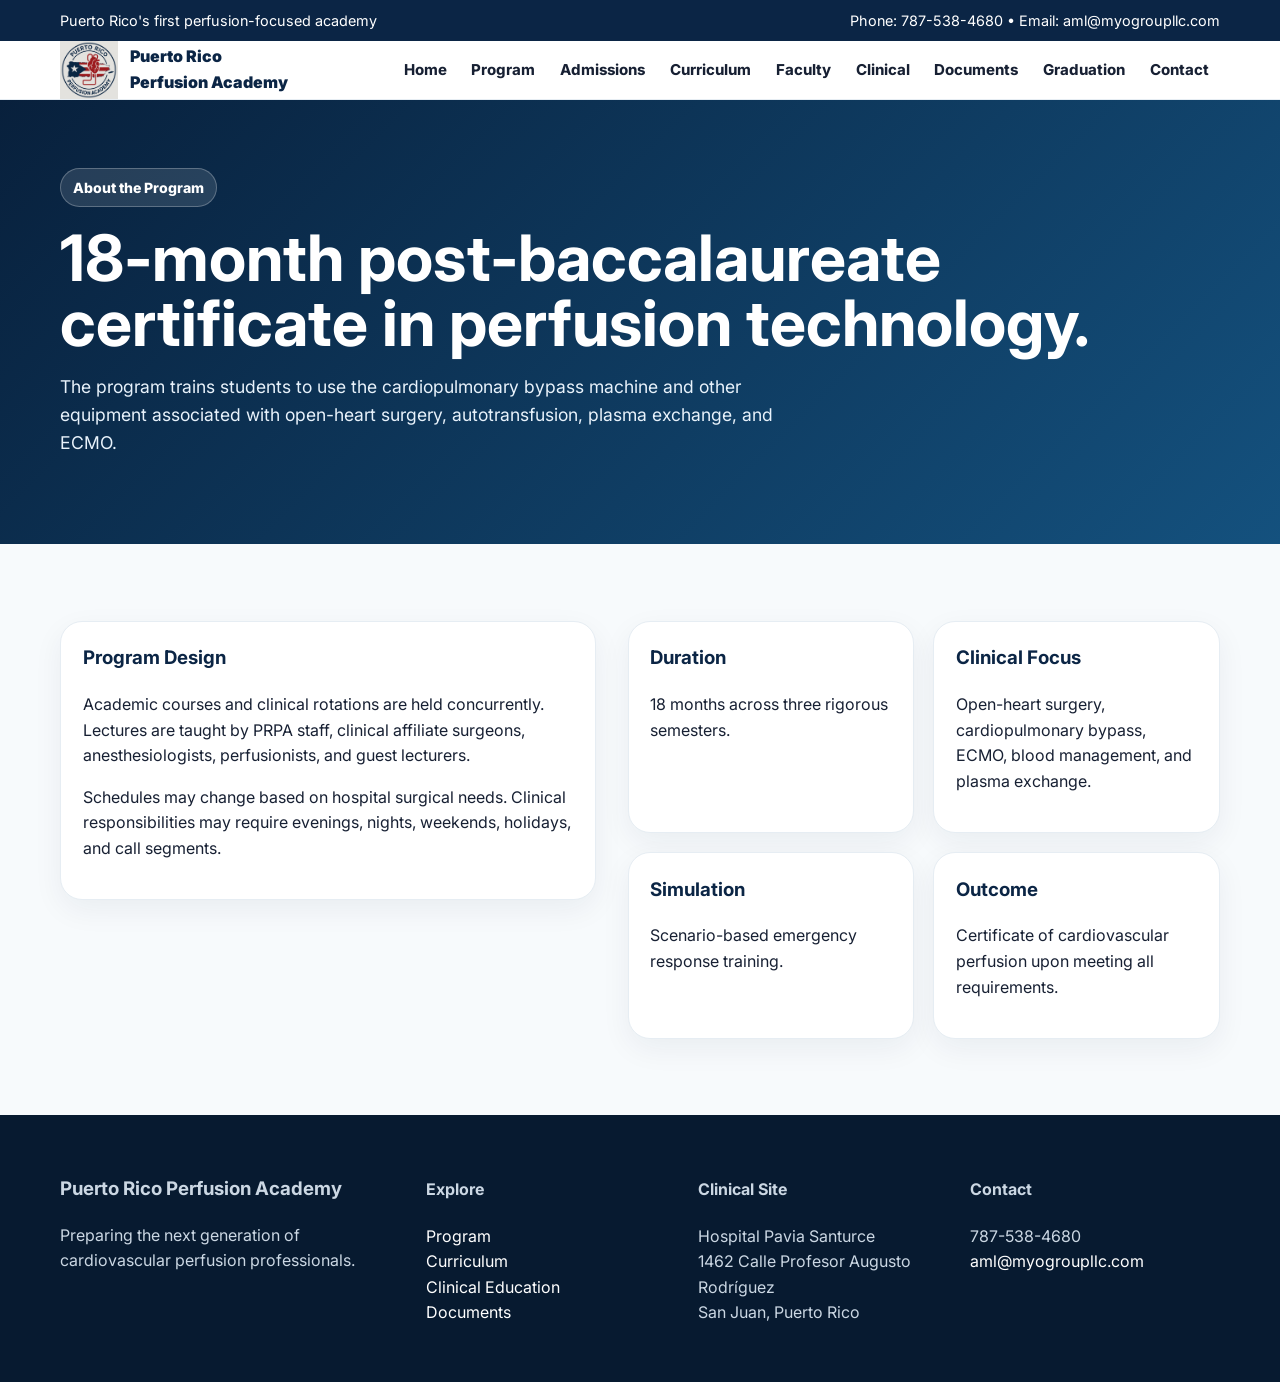
<file: program.html>
<!doctype html><html lang="en"><head><meta charset="utf-8"><meta name="viewport" content="width=device-width, initial-scale=1"><title>Program | Puerto Rico Perfusion Academy</title><meta name="description" content="Puerto Rico Perfusion Academy"><link rel="preconnect" href="https://fonts.googleapis.com"><link rel="preconnect" href="https://fonts.gstatic.com" crossorigin><link href="https://fonts.googleapis.com/css2?family=Inter:wght@400;600;700;800;900&display=swap" rel="stylesheet"><link rel="stylesheet" href="css/style.css"></head><body><div class="topbar"><div class="wrap"><span>Puerto Rico's first perfusion-focused academy</span><span>Phone: 787-538-4680 • Email: aml@myogroupllc.com</span></div></div>
<nav class="nav"><div class="wrap"><a class="brand" href="index.html"><img src="images/logo.jpeg" alt="Puerto Rico Perfusion Academy logo"><span>Puerto Rico<br>Perfusion Academy</span></a><button class="menu" type="button" aria-label="Open navigation menu" aria-expanded="false">☰ Menu</button><div class="navlinks"><a href="index.html">Home</a><a href="program.html">Program</a><a href="admissions.html">Admissions</a><a href="curriculum.html">Curriculum</a><a href="faculty.html">Faculty</a><a href="clinical.html">Clinical</a><a href="documents.html">Documents</a><a href="graduation.html">Graduation</a><a href="contact.html">Contact</a></div></div></nav><header class="page-hero"><div class="wrap"><span class="eyebrow">About the Program</span><h1>18-month post-baccalaureate certificate in perfusion technology.</h1><p>The program trains students to use the cardiopulmonary bypass machine and other equipment associated with open-heart surgery, autotransfusion, plasma exchange, and ECMO.</p></div></header><main><section><div class="wrap split"><div class="card"><h3>Program Design</h3><p>Academic courses and clinical rotations are held concurrently. Lectures are taught by PRPA staff, clinical affiliate surgeons, anesthesiologists, perfusionists, and guest lecturers.</p><p>Schedules may change based on hospital surgical needs. Clinical responsibilities may require evenings, nights, weekends, holidays, and call segments.</p></div><div class="grid two"><div class="card"><h3>Duration</h3><p>18 months across three rigorous semesters.</p></div><div class="card"><h3>Clinical Focus</h3><p>Open-heart surgery, cardiopulmonary bypass, ECMO, blood management, and plasma exchange.</p></div><div class="card"><h3>Simulation</h3><p>Scenario-based emergency response training.</p></div><div class="card"><h3>Outcome</h3><p>Certificate of cardiovascular perfusion upon meeting all requirements.</p></div></div></div></section></main><footer class="footer"><div class="wrap footer-grid"><div><h3>Puerto Rico Perfusion Academy</h3><p>Preparing the next generation of cardiovascular perfusion professionals.</p></div><div><h4>Explore</h4><p><a href="program.html">Program</a><br><a href="curriculum.html">Curriculum</a><br><a href="clinical.html">Clinical Education</a><br><a href="documents.html">Documents</a></p></div><div><h4>Clinical Site</h4><p>Hospital Pavia Santurce<br>1462 Calle Profesor Augusto Rodríguez<br>San Juan, Puerto Rico</p></div><div><h4>Contact</h4><p>787-538-4680<br><a href="mailto:aml@myogroupllc.com">aml@myogroupllc.com</a></p></div></div></footer><script src="js/app.js"></script></body></html>
</file>
<file: css/style.css>
:root{--navy:#0b2545;--blue:#134e7c;--red:#b22b2f;--ink:#172033;--muted:#667085;--bg:#f7fafc;--card:#ffffff;--line:#e6edf3;--gold:#d8a846;--radius:22px;--shadow:0 18px 45px rgba(11,37,69,.12)}
*{box-sizing:border-box}html{scroll-behavior:smooth}body{margin:0;font-family:Inter,system-ui,-apple-system,Segoe UI,Roboto,Arial,sans-serif;color:var(--ink);background:var(--bg);line-height:1.6}.wrap{width:min(1160px,92%);margin:auto}.topbar{background:var(--navy);color:#fff;font-size:.9rem;padding:.55rem 0}.topbar .wrap,.nav .wrap{display:flex;align-items:center;justify-content:space-between;gap:1rem}.nav .wrap{position:relative}.nav{background:rgba(255,255,255,.94);backdrop-filter:blur(12px);position:sticky;top:0;z-index:20;border-bottom:1px solid var(--line)}.brand{display:flex;align-items:center;gap:.75rem;text-decoration:none;color:var(--navy);font-weight:900}.brand img{width:58px;height:58px;object-fit:contain}.navlinks{display:flex;align-items:center;gap:.15rem;flex-wrap:wrap}.navlinks a{color:var(--ink);text-decoration:none;font-weight:750;padding:.75rem .7rem;border-radius:999px;font-size:.94rem}.navlinks a:hover,.navlinks a.active{background:#eef5fb;color:var(--blue)}.menu{display:none;border:0;background:var(--navy);color:#fff;border-radius:12px;padding:.7rem .9rem;font-weight:900;cursor:pointer}.hero{position:relative;overflow:hidden;background:radial-gradient(circle at top right,rgba(178,43,47,.20),transparent 38%),linear-gradient(135deg,#09213e 0%,#144e7a 58%,#f7fafc 58%);color:#fff}.hero .wrap{display:grid;grid-template-columns:1.05fr .95fr;align-items:center;gap:3rem;min-height:650px;padding:4.5rem 0}.eyebrow{display:inline-flex;gap:.5rem;align-items:center;background:rgba(255,255,255,.12);border:1px solid rgba(255,255,255,.25);padding:.45rem .75rem;border-radius:999px;font-weight:800;font-size:.88rem}.hero h1,.page-hero h1{font-size:clamp(2.25rem,5vw,4.65rem);line-height:1.02;margin:1.1rem 0}.hero p,.page-hero p{font-size:1.1rem;color:#e8f2fb;max-width:760px}.btns{display:flex;gap:.85rem;flex-wrap:wrap;margin-top:1.5rem}.btn{display:inline-flex;align-items:center;justify-content:center;gap:.45rem;padding:.9rem 1.15rem;border-radius:999px;text-decoration:none;font-weight:900;border:1px solid transparent}.btn.primary{background:var(--red);color:#fff}.btn.secondary{background:#fff;color:var(--navy)}.btn.outline{border-color:#c9d7e3;color:var(--navy);background:#fff}.hero-card{background:rgba(255,255,255,.92);color:var(--ink);border:1px solid rgba(255,255,255,.85);border-radius:32px;box-shadow:var(--shadow);padding:2rem;text-align:center}.hero-card img{width:min(330px,85%);border-radius:50%;filter:drop-shadow(0 16px 25px rgba(11,37,69,.18))}.metrics{display:grid;grid-template-columns:repeat(3,1fr);gap:1rem;margin-top:1.4rem}.metric{background:#f6f9fc;border:1px solid var(--line);border-radius:18px;padding:1rem}.metric strong{display:block;color:var(--red);font-size:1.8rem}section{padding:4.8rem 0}.section-title{max-width:820px;margin-bottom:2rem}.section-title h2{font-size:clamp(1.9rem,3vw,3rem);line-height:1.1;margin:.2rem 0;color:var(--navy)}.section-title p{color:var(--muted);font-size:1.05rem}.grid{display:grid;gap:1.2rem}.grid.three{grid-template-columns:repeat(3,1fr)}.grid.two{grid-template-columns:repeat(2,1fr)}.card{background:var(--card);border:1px solid var(--line);border-radius:var(--radius);padding:1.35rem;box-shadow:0 10px 30px rgba(11,37,69,.06)}.card h3{margin-top:0;color:var(--navy)}.icon{width:46px;height:46px;border-radius:14px;background:#eef5fb;display:grid;place-items:center;font-size:1.35rem}.feature{display:flex;gap:1rem}.band{background:linear-gradient(135deg,var(--navy),var(--blue));color:#fff}.band .section-title h2,.band h3{color:#fff}.band p,.band li{color:#e9f2fb}.band .card{background:rgba(255,255,255,.10);border-color:rgba(255,255,255,.24);box-shadow:none;color:#fff}.band .card h3{color:#fff}.band .card p,.band .card li{color:#e9f2fb}.list{padding-left:1.1rem}.list li{margin:.45rem 0}.page-hero{background:linear-gradient(135deg,#08203c,#14517e);color:#fff;padding:4.3rem 0}.split{display:grid;grid-template-columns:.95fr 1.05fr;gap:2rem;align-items:start}.pill{display:inline-block;background:#eef5fb;color:var(--blue);font-weight:900;padding:.35rem .7rem;border-radius:999px;font-size:.82rem}.course{padding:.9rem 0;border-bottom:1px solid var(--line)}.course:last-child{border-bottom:0}.course b{color:var(--navy)}.table{width:100%;border-collapse:collapse;background:#fff;border-radius:18px;overflow:hidden;border:1px solid var(--line)}.table th,.table td{padding:.85rem;border-bottom:1px solid var(--line);text-align:left}.table th{background:#eef5fb;color:var(--navy)}.footer{background:#071a30;color:#cbd7e3;padding:2.5rem 0}.footer a{color:#fff;text-decoration:none}.footer-grid{display:grid;grid-template-columns:1.1fr repeat(3,.8fr);gap:1.4rem}.note{font-size:.9rem;color:var(--muted)}.faculty-card{display:flex;gap:1rem;align-items:flex-start}.avatar{width:52px;height:52px;border-radius:16px;background:linear-gradient(135deg,var(--red),var(--blue));color:#fff;display:grid;place-items:center;font-weight:900;flex:0 0 52px}.requirements-list{counter-reset:req;list-style:none;padding:0;margin:0;display:grid;gap:.9rem}.requirements-list>li{background:#fff;border:1px solid var(--line);border-radius:18px;padding:1rem 1rem 1rem 3.4rem;position:relative;box-shadow:0 8px 24px rgba(11,37,69,.05)}.requirements-list>li:before{counter-increment:req;content:counter(req);position:absolute;left:1rem;top:1rem;width:1.65rem;height:1.65rem;border-radius:50%;background:var(--red);color:#fff;display:grid;place-items:center;font-weight:900}.gallery{display:grid;grid-template-columns:1.2fr .8fr .8fr;grid-auto-rows:220px;gap:1rem}.art-tile{position:relative;overflow:hidden;border-radius:26px;background:linear-gradient(135deg,#0b2545,#134e7c);box-shadow:var(--shadow);border:1px solid rgba(255,255,255,.25)}.art-tile:nth-child(1){grid-row:span 2}.art-tile img{width:100%;height:100%;object-fit:cover;display:block;transition:transform .5s ease}.art-tile:hover img{transform:scale(1.06)}.art-tile .caption{position:absolute;left:1rem;right:1rem;bottom:1rem;background:rgba(7,26,48,.72);color:#fff;border:1px solid rgba(255,255,255,.22);backdrop-filter:blur(8px);border-radius:18px;padding:.75rem;font-weight:850}.placeholder{width:100%;height:100%;display:grid;place-items:center;color:#fff;font-weight:900;font-size:1.4rem;background:radial-gradient(circle at 30% 20%,rgba(216,168,70,.35),transparent 30%),linear-gradient(135deg,#0b2545,#134e7c 60%,#b22b2f)}.download-card{display:grid;grid-template-columns:auto 1fr auto;gap:1rem;align-items:center}.doc-icon{width:62px;height:62px;border-radius:18px;background:#eef5fb;display:grid;place-items:center;font-size:2rem;color:var(--blue)}.contact-line{display:flex;gap:1rem;align-items:flex-start;margin:1rem 0}.contact-icon{width:45px;height:45px;border-radius:14px;background:#eef5fb;color:var(--blue);display:grid;place-items:center;font-weight:900}@media(max-width:950px){.menu{display:block}.navlinks{display:none;position:absolute;left:4%;right:4%;top:calc(100% + 10px);background:#fff;border:1px solid var(--line);border-radius:20px;box-shadow:var(--shadow);padding:.6rem;flex-direction:column;align-items:stretch}.navlinks.open, body.menu-open .navlinks{display:flex}.navlinks a{border-radius:12px}.hero .wrap,.split{grid-template-columns:1fr}.hero{background:linear-gradient(135deg,#09213e,#144e7a)}.hero .wrap{min-height:auto;padding:3rem 0}.grid.three,.grid.two,.metrics,.footer-grid,.gallery{grid-template-columns:1fr}.gallery{grid-auto-rows:230px}.art-tile:nth-child(1){grid-row:span 1}.download-card{grid-template-columns:1fr}.topbar .wrap{align-items:flex-start;flex-direction:column}}
</file>
